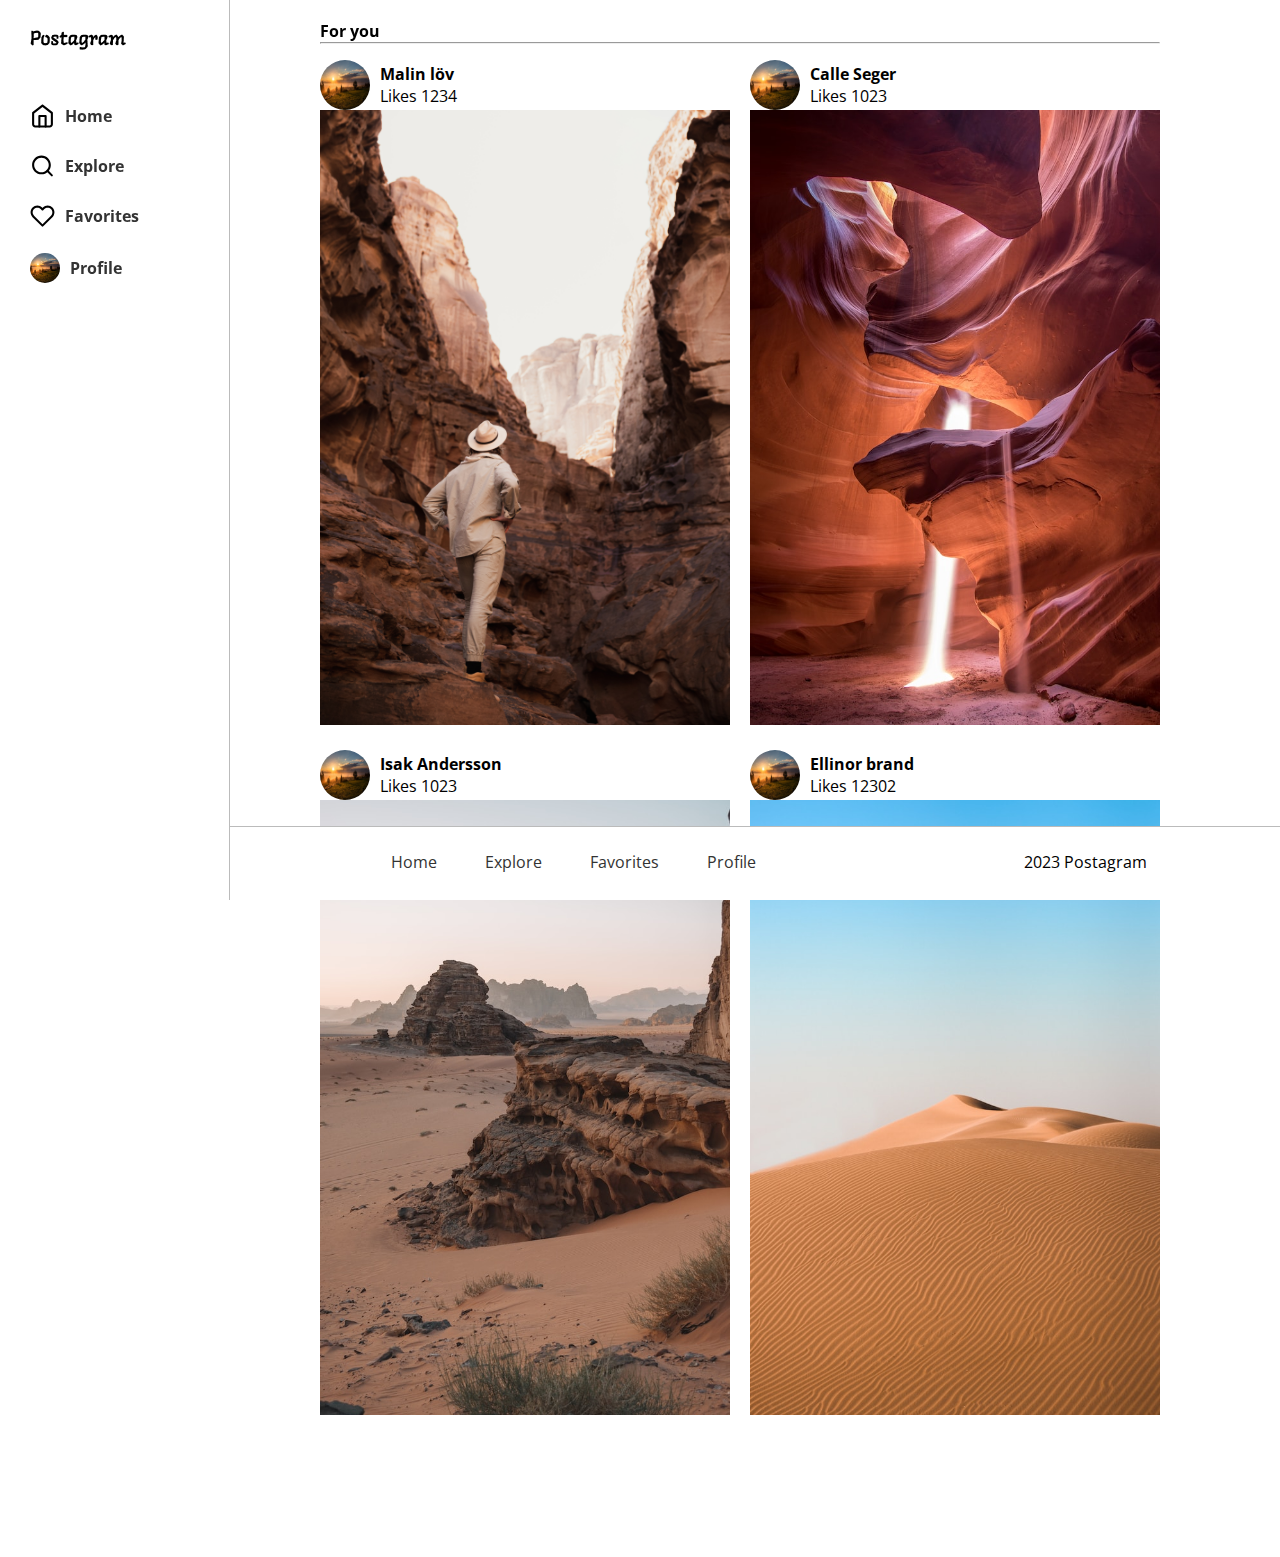
<file: index.html>
<!DOCTYPE html>
<html lang="sv">
  <head>
    <meta charset="UTF-8" />
    <meta name="viewport" content="width=device-width, initial-scale=1.0" />
    <title>Postagram</title>
    <link rel="stylesheet" href="index style/style.css">
    
    
  </head>
  <body>
    <!-- mobil header start -->
    <header class="mobile-header mobile">
      <div class="header-content">
        <div class="logo">
          <a href="#" class="logo-text"><h4><img src="/index style/img/Postagram.png" alt="postgram-logo"></h4></a>
        </div>
        <div class="icon">
          <img class="bx bx-plus-circle" src="/index style/icons/add.svg" alt="add-icon">
        </div>
      </div>
      <hr />
    </header>
    <!-- mobil header slutar -->

    <!-- Skrivbord header start -->
    <header class="desktop-header desktop">
      <div class="page-title">
        <div>
          <h4>For you</h4>
        </div>
        <hr/>
        <br/>
      </div>
    </header>
    <!-- Skrivbord header slutar -->






    <main class="desktop-main-container">
      <div class="desktop-main">
        <div class="card">
          <div class="card-content">
              <div class="profile-info">
                  <img src="/index style/img/first-pic.jpg" alt="Malin profil">
                  <div class="profile-details">
                      <b>Malin löv</b>
                      <p>Likes 1234</p>
                  </div>
                  <div class="like-button">
                      <i class="bx bx-heart"></i>
                  </div>
              </div>
              <div class="card-image">
                  <img src="/index style/img/manindesert.jpg" alt="man-in-desert">
              </div>
          </div>
      </div>
      <div class="card">
          <div class="card-content">
              <div class="profile-info">
                  <img src="/index style/img/first-pic.jpg" alt="Calle profil">
                  <div class="profile-details">
                      <b>Calle Seger</b>
                      <p>Likes 1023</p>
                  </div>
                  <div class="like-button">
                      <i class="bx bx-heart"></i>
                  </div>
              </div>
              <div class="card-image">
                  <img src="/index style/img/desertmouantain.jpg" alt="Post Image 1">
              </div>
          </div>
      </div>
      <div class="card">
          <div class="card-content">
              <div class="profile-info">
                  <img src="/index style/img/first-pic.jpg" alt="Isak profil">
                  <div class="profile-details">
                      <b>Isak Andersson</b>
                      <p>Likes 1023</p>
                  </div>
                  <div class="like-button">
                      <i class="bx bx-heart"></i>
                  </div>
              </div>
              <div class="card-image">
                  <img src="/index style/img/desertlandscape.jpg" alt="Post Image 1">
              </div>
          </div>
      </div>
      <div class="card">
          <div class="card-content">
              <div class="profile-info">
                  <img src="/index style/img/first-pic.jpg" alt="Ellinor profil">
                  <div class="profile-details">
                      <b>Ellinor brand</b>
                      <p>Likes 12302</p>
                  </div>
                  <div class="like-button">
                      <i class="bx bx-heart"></i>
                  </div>
              </div>
              <div class="card-image">
                  <img src="/index style/img/desertsand.jpg" alt="Post Image 1">
                  
              </div>
          </div>
      </div>



      
        </section>
        <br/>
        



      </div>
    </main>
    <!-- sidebar startar -->
    <aside class="desktop">
      <div class="desktop-aside-container">
          <nav class="desktop-aside">
              <h3><img src="/index style/img/Postagram.png" alt="postgram-logo"></h3>
              <ul class="desktop-aside-list icon">
                  <li class="aside-item">
                      <a href="index.html">
                          <div class="icon-text-wrapper">
                              <img src="index style/icons/home.svg" alt="home-icon">
                              <span>Home</span>
                          </div>
                      </a>
                  </li>
                  <li class="aside-item">
                      <a href="explore.html">
                          <div class="icon-text-wrapper">
                              <img src="index style/icons/search.svg" alt="search-icon">
                              <span>Explore</span>
                          </div>
                      </a>
                  </li>
                  <li class="aside-item">
                      <a href="detail.html">
                          <div class="icon-text-wrapper">
                              <img src="index style/icons/heart.svg" alt="heart-icon">
                              <span>Favorites</span>
                          </div>
                      </a>
                  </li>
                  <li class="aside-item">
                      <a href="profile/profile.html">
                          <div class="icon-text-wrapper">
                              <img src="/index style/img/first-pic.jpg" class="profile-pic" alt="profile.pic"/>
                              <span>Profile</span>
                          </div>
                      </a>
                  </li>
              </ul>
          </nav>
      </div>
  </aside>
   
    <!-- sidebar slutar-->
    <!-- footer desktop start -->
    <footer class="desktop-footer-container desktop">
      <nav class="desktop-footer">
        <ul class="desktop-footer-list">
          <li>
            <a href="index.html"> Home</a>
          </li>
          <li>
            <a href="explore.html">Explore</a>
          </li>
          <li>
            <a href="detail.html">Favorites</a>
          </li>
          <li>
            <a href="profile/profile.html">Profile</a>
          </li>
        </ul>
        <p>2023 Postagram</p>
      </nav>
    </footer>
    <!-- footer desktop slutar -->







    <!-- footer mobil start-->
    <footer class="mobile-footer-container mobile">
      <hr />
      <nav class="mobile-footer">
        <ul class="mobile-footer-list icon">
          <li>
            <a  href="index.html"> <img src="index style/icons/home.svg" alt="home-icon"></a>
          </li>
          <li>
            <a href="explore.html"> <img src="index style/icons/search.svg" alt="search-icon"></a>
          </li>
          <li>
            <a href="detail.html"> <img src="index style/icons/heart.svg" alt="heart-icon"></a>
          </li>
          <li>
            <a href="profile/profile.html"
              ><img
                src="/index style/img/image 4.jpg"
                class="profile-pic" alt="profile-pic"
            /></a>
          </li>
        </ul>
      </nav>
    </footer>
    <!-- footer mobil slutar -->
  </body>
</html>
</file>
<file: index style/style.css>
@import url('https://fonts.googleapis.com/css2?family=Open+Sans:wght@300;400;700&family=Raleway:wght@300;400;700&display=swap');


* {
    margin: 0;
    padding: 0;
    box-sizing: border-box;
    font-family: 'Open Sans', sans-serif;

  }
  
  /* Header desktop (start) */
  
  .desktop-header {
    background-color: white;
    top: 0%;
    position: fixed;
    width: 100%;
    height: 1vh;
  }
  
  /* Header desktop (slut) */
  
  /* main container desktop (start) */
  
  .page-title,
  .desktop-main-container {
    margin-left: 300px;
    padding: 20px;
    margin-right: 100px;
  }
  
  .desktop-main-container {
    margin-bottom: 75px;
    margin-top: 40px;
  }
  



  /* 4 mobil */
  .desktop-main {
    display: block;
  }
  


  /* Card som tar upp hela width fÃ¶r mobil */
  .card {
    width: 100%; 
  }
  
  @media screen and (min-width: 701px) {
    .desktop-main {
        display: grid;
        grid-template-columns: 1fr 1fr;   /* media@ 4 desktop */
        gap: 20px;
    }
  
    .card {
        width: auto;  
    }
  }
  
  
  aside {
    border-right: 1px solid #bbbbbb;
    background-color:(234, 16, 16);
    position: fixed;
    left: 0%;
    top: 0%;
    width: 230px;
    height: 100%;
    z-index: 1;
  }
  
  nav.desktop-aside {
    display: flex;
    flex-direction: column;
    gap: 3rem;
    padding: 30px;
  }
  
  .desktop-aside-list {
    list-style: none;
    font-weight: bold;
    display: inherit;
    flex-direction: column;
    gap: 1.5rem;
  }
  
  .icon-text-wrapper {
    display: flex;          
    align-items: center;    
    gap: 10px;   
  }
  
  
  .current-page {
    font-weight: bold;
  }
  
  .profile-info {
    display: flex;
    align-items: center;
  }
  
  .profile-info img {
    margin-right: 10px; 
  }
  
  
  .profile-info img {
    margin-right: 10px;
    width: 50px; 
    height: 50px; 
    border-radius: 50%; 
  }
  
  .profile-details p {
    margin: 0; 
  }
  

  
   

  /* Default styles for larger screens */
  .card-image img  {
    max-width: 100%; /* Ensure the image doesn't exceed its container */
    height: auto; /* Maintain the aspect ratio */
  }
  
  .like-button {
    margin-left: auto; /* Push the like button to the right */
    display: flex;
    align-items: center;
  }
  
  .like-button  {
    font-size: 24px;
    color: #333;
    cursor: pointer;
  }
  
  
  
  /* Aside END */
  
  /* Footer !!! DESKTOP !!! START */
  
  .desktop-footer-container {
    border-top: 1px solid #bbbbbb;
    background-color: white;
    position: fixed;
    bottom: 0;
    height: 74px;
    width: 90vw;
    margin-left: 230px;
    padding-right: 10vw;
  }
  
  .desktop-footer-list {
    display: inherit;
    list-style: none;
    gap: 3rem;
    padding: 24px;
    margin-left: 30px;
    margin-right: 30px;
  }
  
  .desktop-footer {
    display: flex;
    justify-content: space-around;
    align-items: center;
  }
  
  /* Footer !!! DESKTOP !!! END */
  
  /* Header MOBILE VERSION START */
  
  .mobile-header {
    background-color: white;
    width: 100%;
    /* position: fixed; */
    display: flex;
    justify-content: space-between;
    align-items: center;
    padding: 15px;
    height: 46px;
  }
  
  .header-content {
    display: flex;
    justify-content: space-between;
    align-items: center;
    width: 100%;
  }
  
  .logo-text {
    font-family: "Raleway", sans-serif;
    font-weight: 700;
    font-size: 18px; /* Adjust the font size as needed */
    color: #333; /* Text color for the logo */
    text-decoration: none;
  }
  
  .icon i {
    font-size: 30px; /* Adjust the icon size as needed */
    color: #333; /* Icon color */
  }
  
  /* Header MOBILE VERSION END */
  
  /* Main settings MOBILE START */
  
  .mobile-main-container {
    margin-bottom: 60px;
  }
  
  /* Main settings MOBILE END */
  
  /* Footer !!! MOBILE !!! START */
  
  .mobile-footer-container {
    position: fixed;
    width: 100%;
    bottom: 0;
    background-color: white;
    height: 60px;
  }
  
  .mobile-footer {
    padding: 15px;
  }
  
  .mobile-footer-list {
    list-style: none;
    display: flex;
    gap: 3rem;
    justify-content: space-between;
    align-items: center;
  }
  
  a {
    color: #333;
    text-decoration: none;
    transition: 0.1s;
  }
  
  
  .profile-pic {
    border-radius: 100%;
    height: 30px;
    width: 30px;
  }
  
  /* Footer END */
  
  /* MEDIA QUERIES */
  
  .mobile {
    display: unset;
  }
  
  @media screen and (max-width: 700px) {
    .desktop-main-container {
      margin: 0px;
      padding:0px;
    }
  
    /* .desktop-main { */
  
    
    .desktop {
      display: none;
    }
  }

  @media (min-width: 700px) {
    .mobile {
      display: none;
    }
  }
</file>
